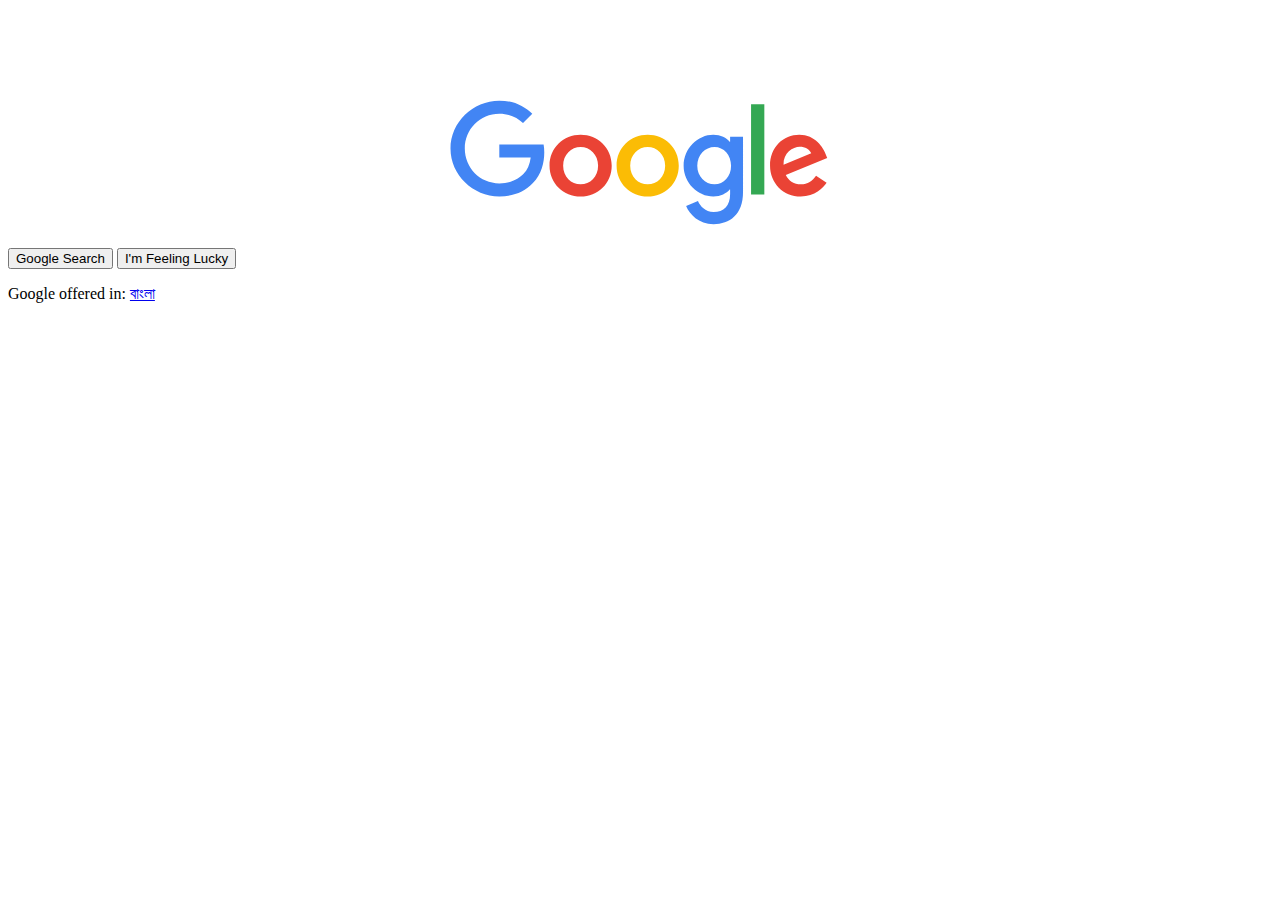
<file: 1.Build Google Home page/index.html>
<!DOCTYPE html>
<html lang="en">
  <head>
    <meta charset="UTF-8" />
    <meta name="viewport" content="width=device-width, initial-scale=1.0" />
    <link rel="stylesheet" href="style.css" />
    <title>Google</title>
  </head>
  <body>
    <img src="Google_2015_logo.svg" alt="Google_logo" />
    <button>Google Search</button>
    <button>I'm Feeling Lucky</button>
    <p>Google offered in: <a href="https://www.google.com/">বাংলা</a></p>
  </body>
</html>
</file>
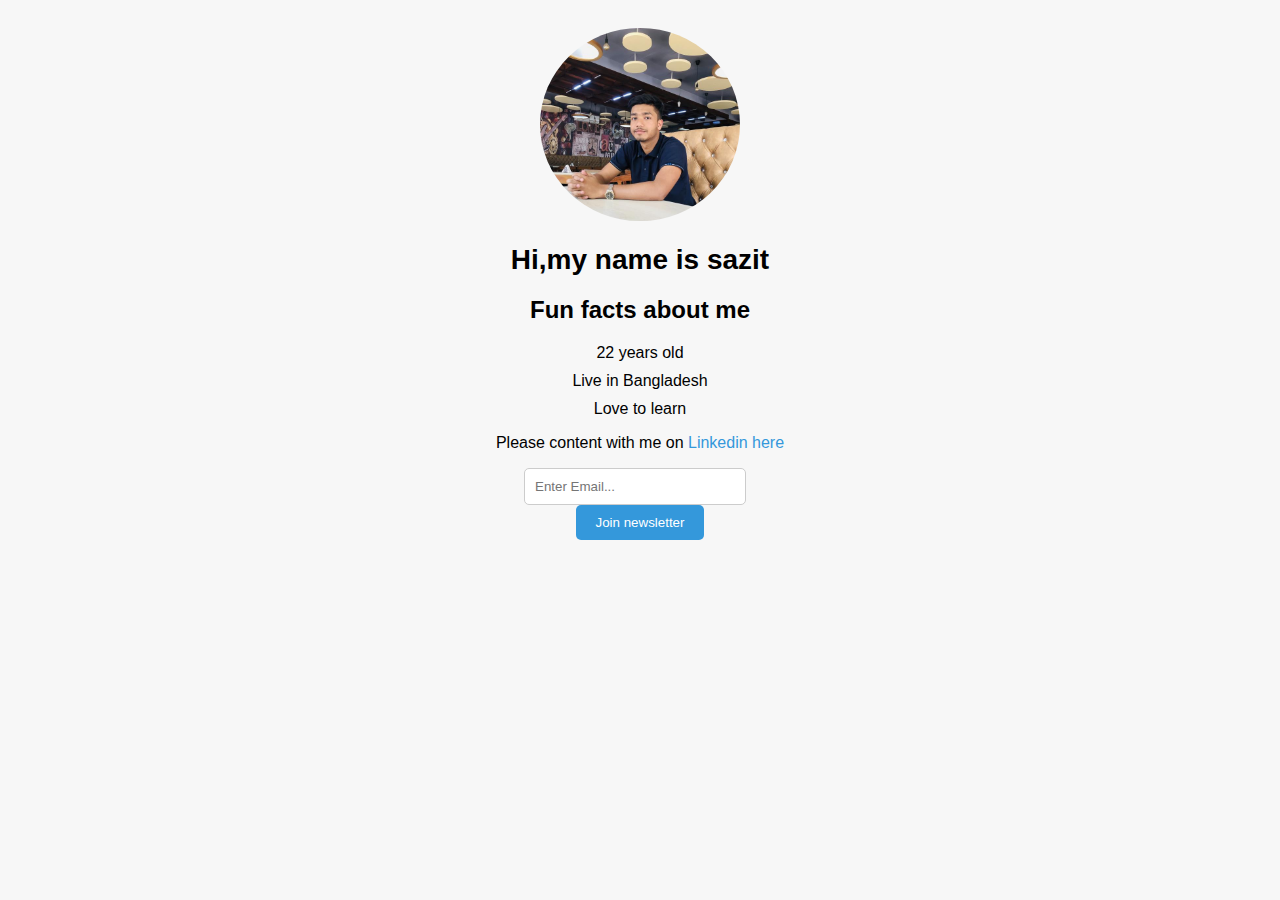
<file: 2.Sample Personal Website/index.html>
<!DOCTYPE html>
<html lang="en">
  <head>
    <meta charset="UTF-8" />
    <meta name="viewport" content="width=device-width, initial-scale=1.0" />
    <link rel="stylesheet" href="style.css" />
    <title>Personal Website</title>
  </head>
  <body>
    <img src="imgs/profilePic.jpg" alt="My profilePic" />
    <h1>Hi,my name is sazit</h1>
    <h2>Fun facts about me</h2>
    <ul>
      <li>22 years old</li>
      <li>Live in Bangladesh</li>
      <li>Love to learn</li>
    </ul>
    <p>
      Please content with me on
      <a href="https://www.linkedin.com/in/ehosanul-islam-sazit/"
        >Linkedin here</a
      >
    </p>
    <input type="email" placeholder="Enter Email..." /><br />
    <button>Join newsletter</button>
  </body>
</html>
</file>
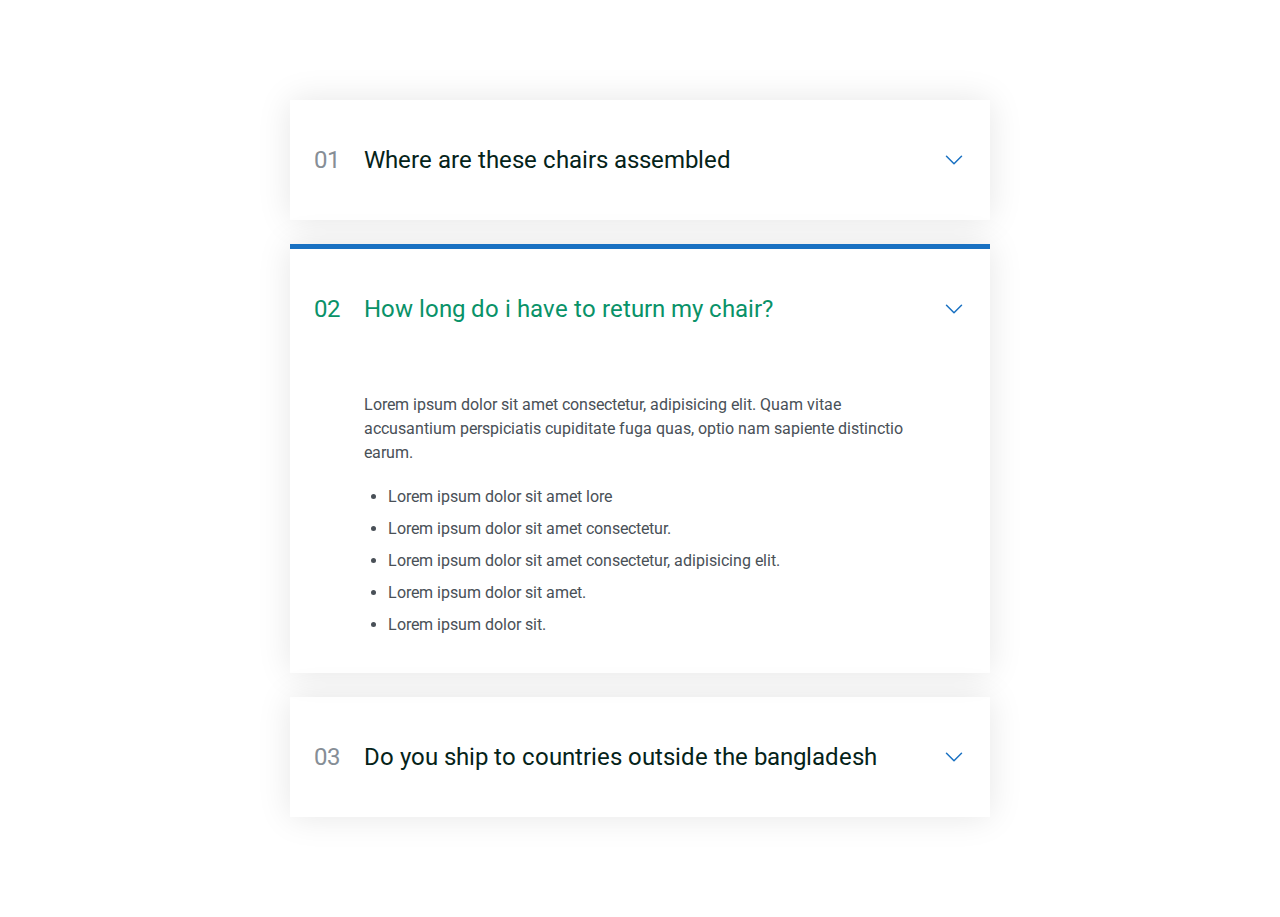
<file: AnAccordionComponent/index.html>
<!DOCTYPE html>
<html lang="en">
  <head>
    <meta charset="UTF-8" />
    <meta name="viewport" content="width=device-width, initial-scale=1.0" />
    <link rel="stylesheet" href="style.css" />
    <link rel="preconnect" href="https://fonts.googleapis.com" />
    <link rel="preconnect" href="https://fonts.gstatic.com" crossorigin />
    <link
      href="https://fonts.googleapis.com/css2?family=Roboto:ital,wght@0,400;0,500;1,700&display=swap"
      rel="stylesheet"
    />
    <title>Building an Accordion Component</title>
  </head>
  <body>
    <div class="accordion">
      <div class="item">
        <p class="number">01</p>
        <p class="heading-text">Where are these chairs assembled</p>
        <svg
          xmlns="http://www.w3.org/2000/svg"
          fill="none"
          viewBox="0 0 24 24"
          stroke-width="1.5"
          stroke="currentColor"
          class="icon-arrow"
        >
          <path
            stroke-linecap="round"
            stroke-linejoin="round"
            d="M19.5 8.25l-7.5 7.5-7.5-7.5"
          />
        </svg>
        <div class="hidden-box">
          <p>
            Lorem ipsum dolor sit amet consectetur, adipisicing elit. Quam vitae
            accusantium perspiciatis cupiditate fuga quas, optio nam sapiente
            distinctio earum.
          </p>
          <ul>
            <li>Lorem ipsum dolor sit amet lore</li>
            <li>Lorem ipsum dolor sit amet consectetur.</li>
            <li>Lorem ipsum dolor sit amet consectetur, adipisicing elit.</li>
            <li>Lorem ipsum dolor sit amet.</li>
            <li>Lorem ipsum dolor sit.</li>
          </ul>
        </div>
      </div>
      <div class="item open">
        <p class="number">02</p>
        <p class="heading-text">How long do i have to return my chair?</p>
        <svg
          xmlns="http://www.w3.org/2000/svg"
          fill="none"
          viewBox="0 0 24 24"
          stroke-width="1.5"
          stroke="currentColor"
          class="icon-arrow"
        >
          <path
            stroke-linecap="round"
            stroke-linejoin="round"
            d="M19.5 8.25l-7.5 7.5-7.5-7.5"
          />
        </svg>
        <div class="hidden-box">
          <p>
            Lorem ipsum dolor sit amet consectetur, adipisicing elit. Quam vitae
            accusantium perspiciatis cupiditate fuga quas, optio nam sapiente
            distinctio earum.
          </p>
          <ul>
            <li>Lorem ipsum dolor sit amet lore</li>
            <li>Lorem ipsum dolor sit amet consectetur.</li>
            <li>Lorem ipsum dolor sit amet consectetur, adipisicing elit.</li>
            <li>Lorem ipsum dolor sit amet.</li>
            <li>Lorem ipsum dolor sit.</li>
          </ul>
        </div>
      </div>
      <div class="item">
        <p class="number">03</p>
        <p class="heading-text">
          Do you ship to countries outside the bangladesh
        </p>
        <svg
          xmlns="http://www.w3.org/2000/svg"
          fill="none"
          viewBox="0 0 24 24"
          stroke-width="1.5"
          stroke="currentColor"
          class="icon-arrow"
        >
          <path
            stroke-linecap="round"
            stroke-linejoin="round"
            d="M19.5 8.25l-7.5 7.5-7.5-7.5"
          />
        </svg>
        <div class="hidden-box">
          <p>
            Lorem ipsum dolor sit amet consectetur, adipisicing elit. Quam vitae
            accusantium perspiciatis cupiditate fuga quas, optio nam sapiente
            distinctio earum.
          </p>
          <ul>
            <li>Lorem ipsum dolor sit amet lore</li>
            <li>Lorem ipsum dolor sit amet consectetur.</li>
            <li>Lorem ipsum dolor sit amet consectetur, adipisicing elit.</li>
            <li>Lorem ipsum dolor sit amet.</li>
            <li>Lorem ipsum dolor sit.</li>
          </ul>
        </div>
      </div>
    </div>
  </body>
</html>
</file>
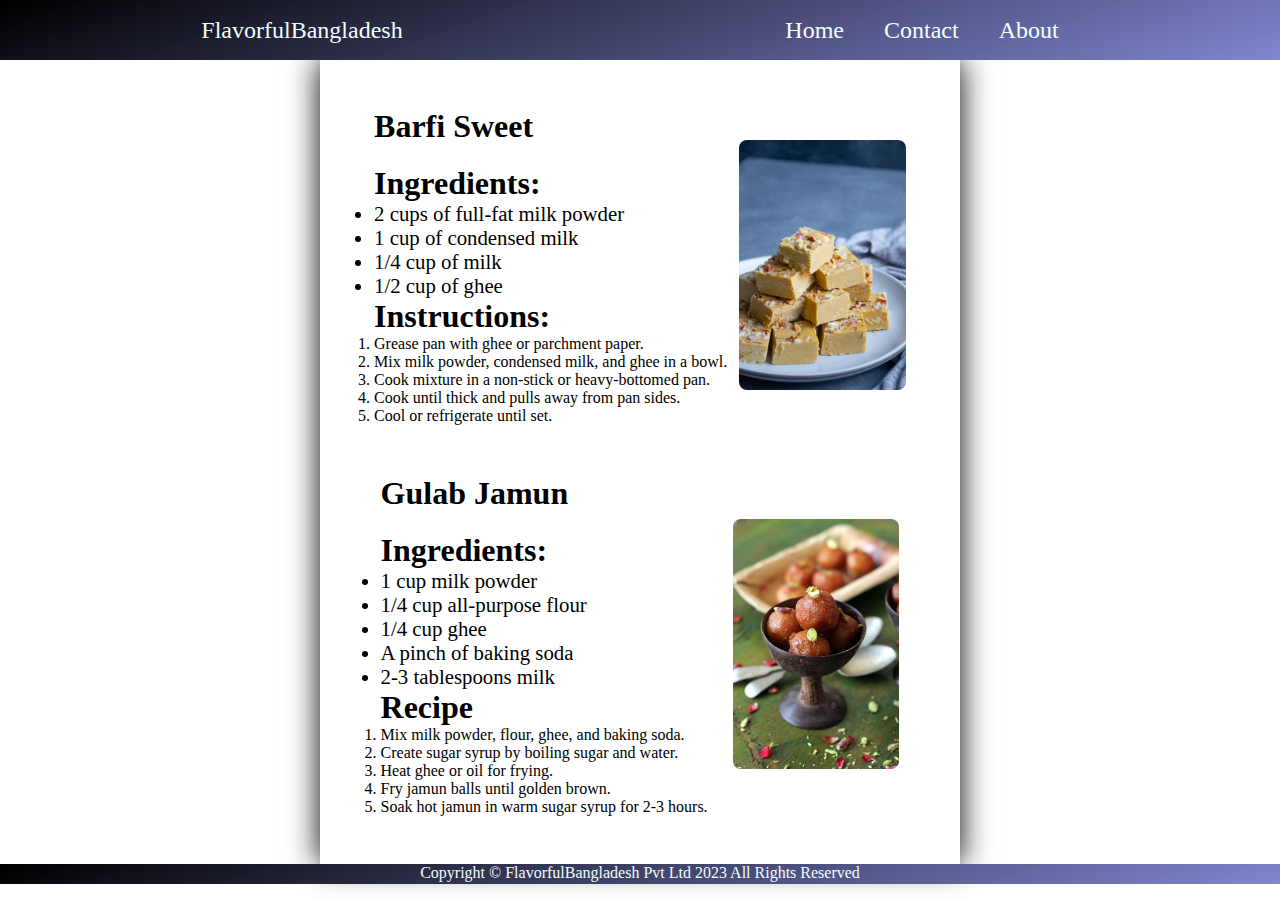
<file: ARecipeWebsite/index.html>
<!DOCTYPE html>
<html lang="en">
  <head>
    <meta charset="UTF-8" />
    <meta name="viewport" content="width=device-width, initial-scale=1.0" />
    <link rel="stylesheet" href="style.css" />

    <title>FlavorfulBangladesh</title>
  </head>
  <body>
    <header>
      <div class="container">
        <div class="navcontainer">
          <nav>
            <ul id="navlist">
              <li>
                <p id="logoname">FlavorfulBangladesh</p>
              </li>
              <li>
                <div id="navitems">
                  <a href="#">Home</a>
                  <a href="#">Contact</a>
                  <a href="#">About</a>
                </div>
              </li>
            </ul>
          </nav>
        </div>
      </div>
    </header>
    <main>
      <div class="contentbox">
        <section>
          <div class="item">
            <div class="leftbox">
              <h2>Barfi Sweet</h2>
              <div>
                <div>
                  <h2>Ingredients:</h2>
                  <ul class="ingBox">
                    <li>2 cups of full-fat milk powder</li>
                    <li>1 cup of condensed milk</li>
                    <li>1/4 cup of milk</li>
                    <li>1/2 cup of ghee</li>
                  </ul>
                </div>
                <div>
                  <h2>Instructions:</h2>
                  <ol class="recipeBox">
                    <li>Grease pan with ghee or parchment paper.</li>
                    <li>
                      Mix milk powder, condensed milk, and ghee in a bowl.
                    </li>
                    <li>Cook mixture in a non-stick or heavy-bottomed pan.</li>
                    <li>Cook until thick and pulls away from pan sides.</li>
                    <li>Cool or refrigerate until set.</li>
                  </ol>
                </div>
              </div>
            </div>
            <div class="rightbox">
              <img src="images/Magaz-5-of-5-2-960x1440.jpg" />
              <div class="overlay">
                <span>Click hear to Buy</span>
              </div>
            </div>
          </div>
        </section>
        <section>
          <div class="item">
            <div class="leftbox">
              <h2>Gulab Jamun</h2>
              <div>
                <div>
                  <h2>Ingredients:</h2>
                  <ul class="ingBox">
                    <li>1 cup milk powder</li>
                    <li>1/4 cup all-purpose flour</li>
                    <li>1/4 cup ghee</li>
                    <li>A pinch of baking soda</li>
                    <li>2-3 tablespoons milk</li>
                  </ul>
                </div>
                <div>
                  <h2>Recipe</h2>
                  <ol class="recipeBox">
                    <li>Mix milk powder, flour, ghee, and baking soda.</li>
                    <li>Create sugar syrup by boiling sugar and water.</li>
                    <li>Heat ghee or oil for frying.</li>
                    <li>Fry jamun balls until golden brown.</li>
                    <li>Soak hot jamun in warm sugar syrup for 2-3 hours.</li>
                  </ol>
                </div>
              </div>
            </div>
            <div class="rightbox">
              <img src="images/bread-gulab-jamun-recipe.jpg" />
              <div class="overlay">
                <span>Click hear to Buy</span>
              </div>
            </div>
          </div>
        </section>
      </div>
    </main>
    <footer>
      <div class="footerbox">
        <p>
          Copyright &copy; FlavorfulBangladesh Pvt Ltd 2023 All Rights Reserved
        </p>
      </div>
    </footer>
  </body>
</html>
</file>
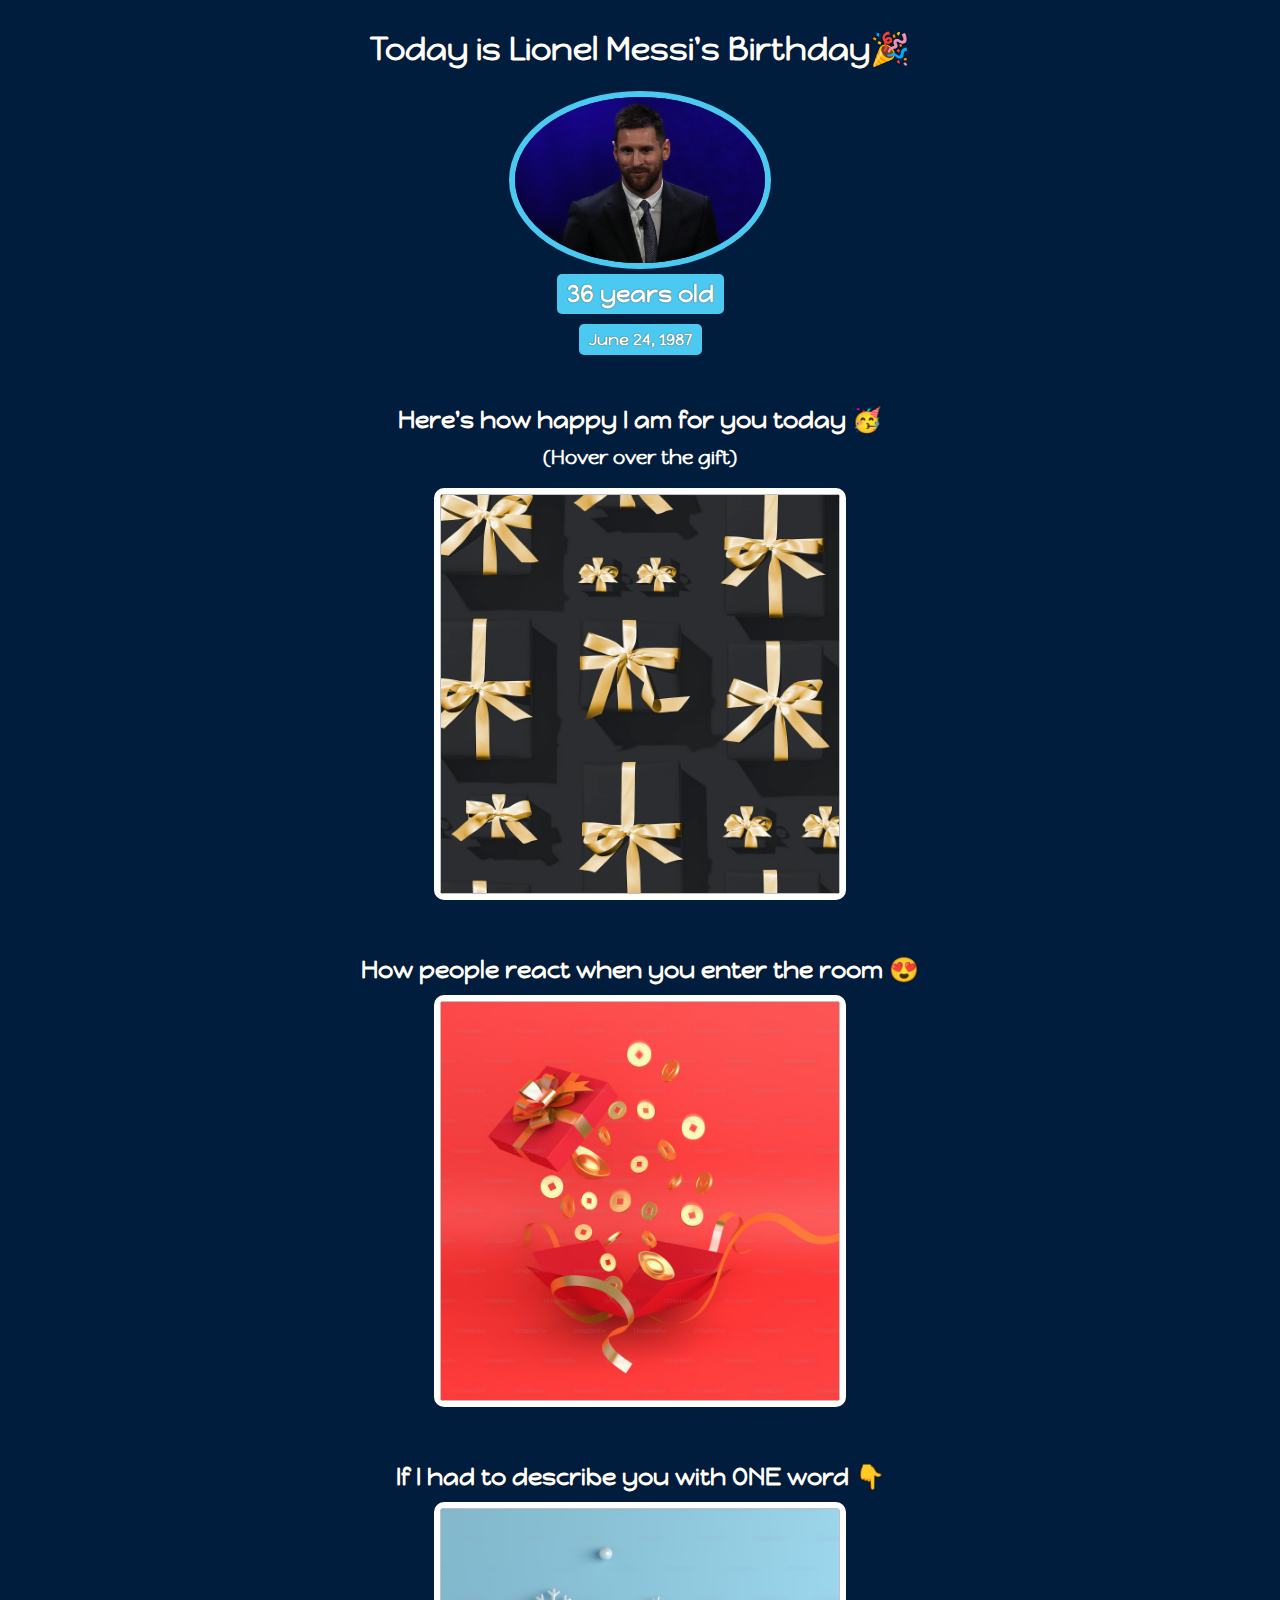
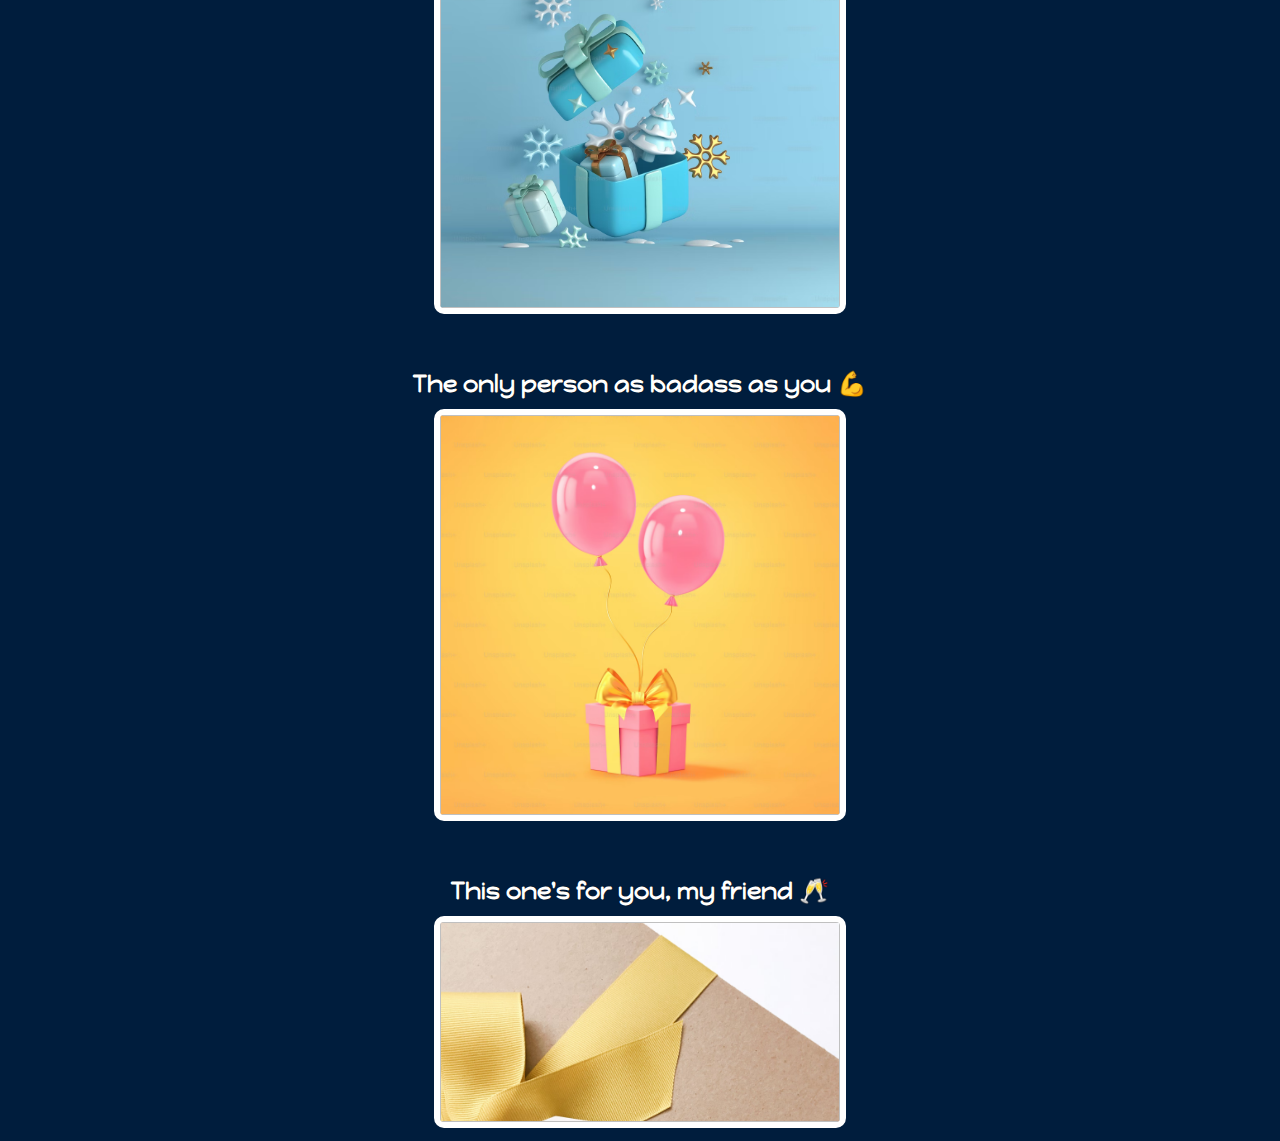
<file: BuildABirthdayGIFtSite/index.html>
<!DOCTYPE html>
<html lang="en">
  <head>
    <meta charset="UTF-8" />
    <meta name="viewport" content="width=device-width, initial-scale=1.0" />
    <link rel="stylesheet" href="style.css" />
    <link rel="preconnect" href="https://fonts.googleapis.com" />
    <link rel="preconnect" href="https://fonts.gstatic.com" crossorigin />
    <link
      href="https://fonts.googleapis.com/css2?family=Happy+Monkey&family=Open+Sans:wght@300;600&family=Orbitron:wght@800&display=swap"
      rel="stylesheet"
    />
    <title>Birthday GIFt</title>
  </head>
  <body>
    <div id="Heading">
      <h1>Today is Lionel Messi's Birthday🎉</h1>
      <img id="goat" src="images/messi_Pic.jpg" alt="messi_Pic" />
      <h2 id="age">36 years old</h2>
      <h4 id="date">June 24, 1987</h4>
    </div>
    <div class="gift_section">
      <h2 class="gift_title">Here's how happy I am for you today 🥳</h2>
      <h3 class="gift_hints">(Hover over the gift)</h3>
      <div><img class="gift_img" /></div>
    </div>
    <div class="gift_section">
      <h2 class="gift_title">How people react when you enter the room 😍</h2>
      <div><img id="gift_img2" /></div>
    </div>
    <div class="gift_section">
      <h2 class="gift_title">If I had to describe you with ONE word 👇</h2>
      <div><img id="gift_img3" /></div>
    </div>
    <div class="gift_section">
      <h2 class="gift_title">The only person as badass as you 💪</h2>
      <div><img id="gift_img4" /></div>
    </div>
    <div class="gift_section">
      <h2 class="gift_title">This one's for you, my friend 🥂</h2>
      <div><img id="gift_img5" /></div>
    </div>
  </body>
</html>
</file>
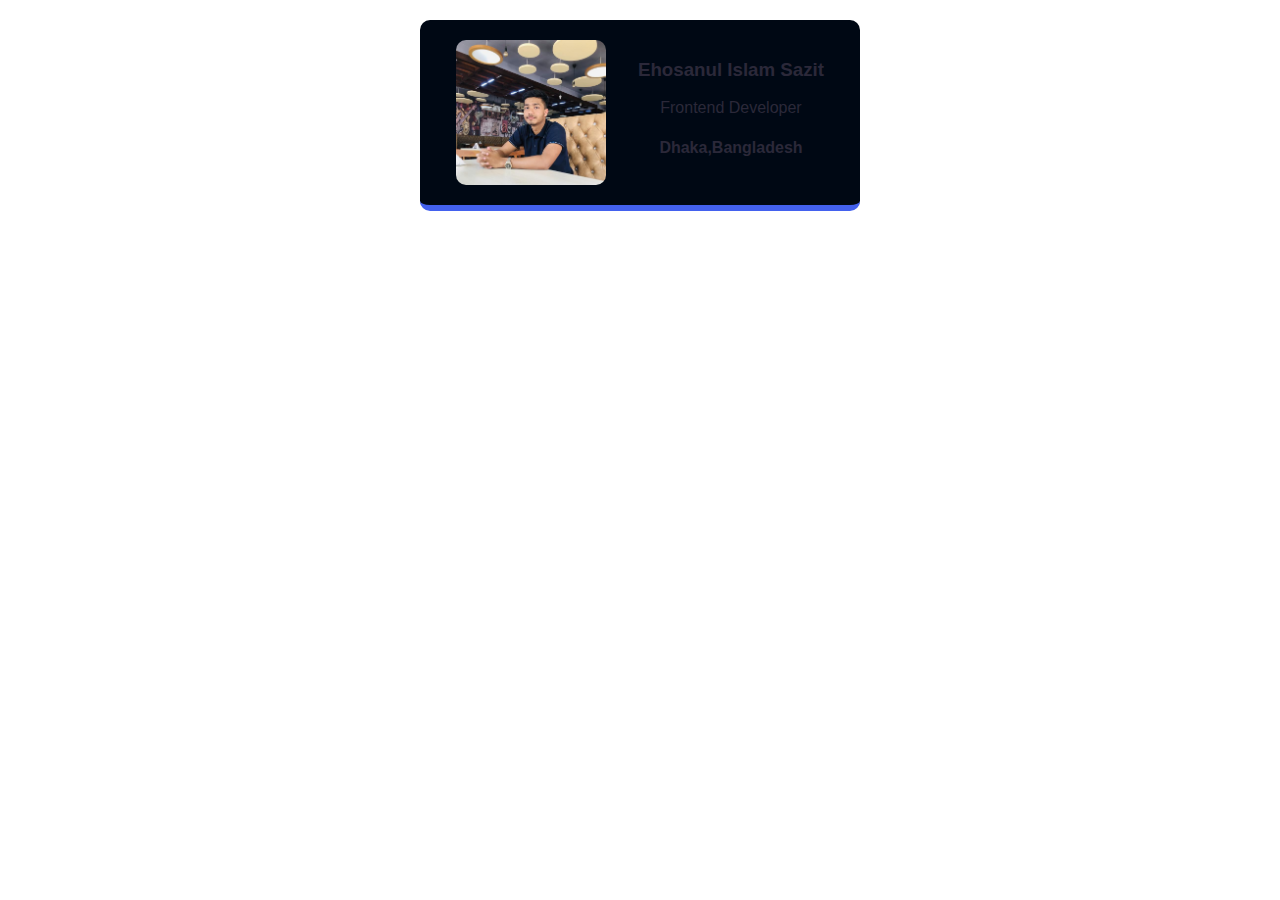
<file: BuildADigitalBusinessCard/index.html>
<!DOCTYPE html>
<html lang="en">
  <head>
    <meta charset="UTF-8" />
    <meta name="viewport" content="width=device-width, initial-scale=1.0" />
    <link rel="stylesheet" href="style.css" />
    <title>Digital Business Card</title>
  </head>
  <body>
    <div class="Card">
        <img src="images/profilePic.jpg" alt="my profilePic" class="profileimg"/>
      <div>
          <h3 class="hover">Ehosanul Islam Sazit</h1>
          <p>Frontend Developer</p>
          <h4>Dhaka,Bangladesh</h3>
      </div>
    </div>
  </body>
</html>
</file>
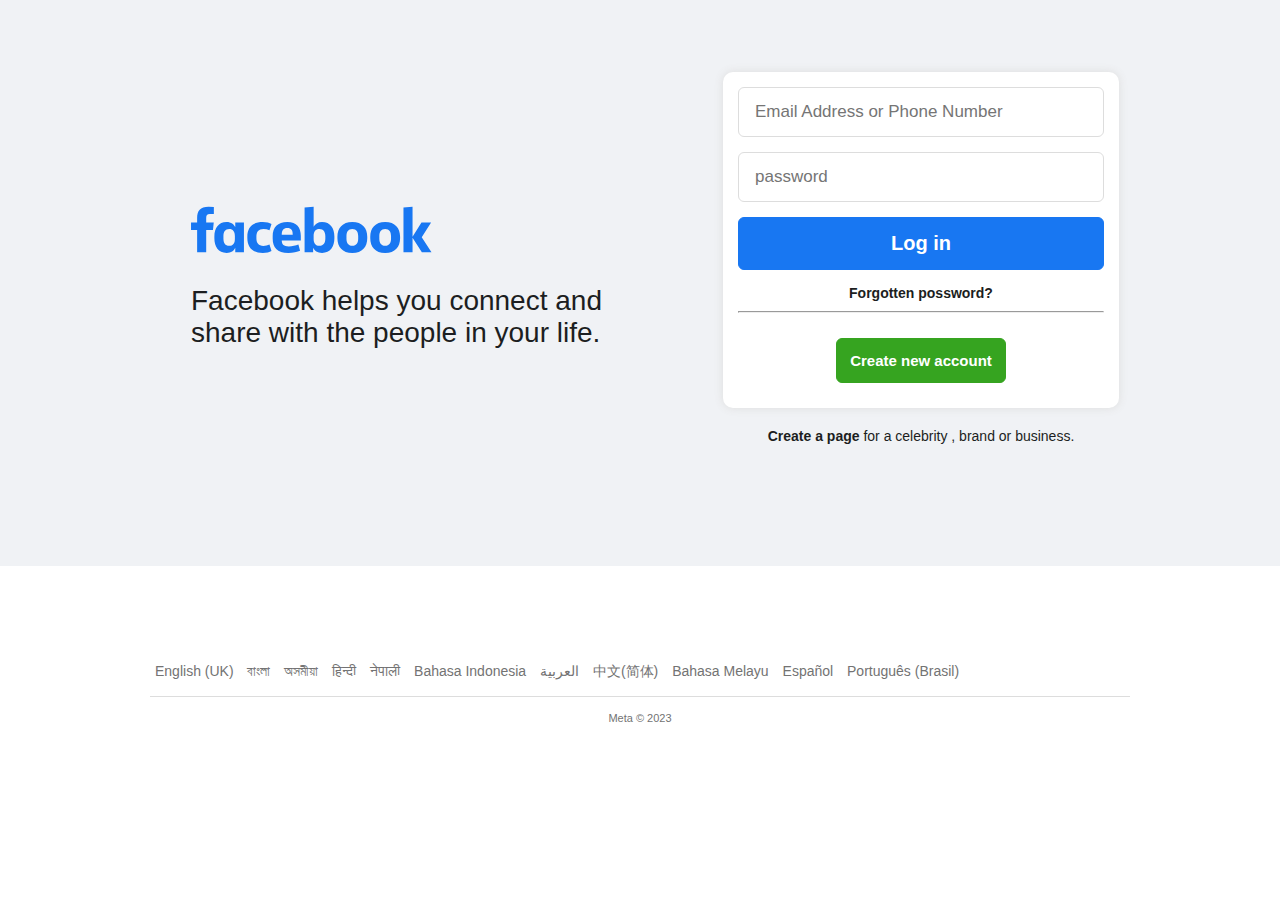
<file: FacebookLoginPage/index.html>
<!DOCTYPE html>
<html lang="en">
  <head>
    <meta charset="UTF-8" />
    <meta name="viewport" content="width=device-width, initial-scale=1.0" />
    <link rel="stylesheet" href="style.css" />
    <link rel="shortcut icon" href="images/favicon.webp" type="image/x-icon" />
    <title>Facebook – log in or sign up</title>
  </head>
  <body>
    <section id="body_area">
      <div class="container" id="content_area">
        <div id="left_side">
          <img src="images/logo.svg" alt="Facebook logo" />
          <h2>
            Facebook helps you connect and share with the people in your life.
          </h2>
        </div>
        <div id="form_area">
          <form action="">
            <input type="email" placeholder="Email Address or Phone Number" />
            <input type="password" placeholder="password" />
            <input type="button" value="Log in" />
            <a href="#">Forgotten possword?</a>
            <hr />
            <button type="button">Create new account</button>
          </form>
          <p>
            <a href="#">Create a page</a> for a celebrity , brand or business.
          </p>
        </div>
      </div>
    </section>

    <footer id="footer_area">
      <div class="container">
        <ul>
          <li><a href="">English (UK)</a></li>
          <li><a href="">বাংলা</a></li>
          <li><a href="">অসমীয়া</a></li>
          <li><a href="">हिन्दी</a></li>
          <li><a href="">नेपाली</a></li>
          <li><a href="">Bahasa Indonesia</a></li>
          <li><a href="">العربية</a></li>
          <li><a href="">中文(简体)</a></li>
          <li><a href="">Bahasa Melayu</a></li>
          <li><a href="">Español</a></li>
          <li><a href="">Português (Brasil)</a></li>
        </ul>
        <p>Meta © 2023</p>
      </div>
    </footer>
  </body>
</html>
</file>
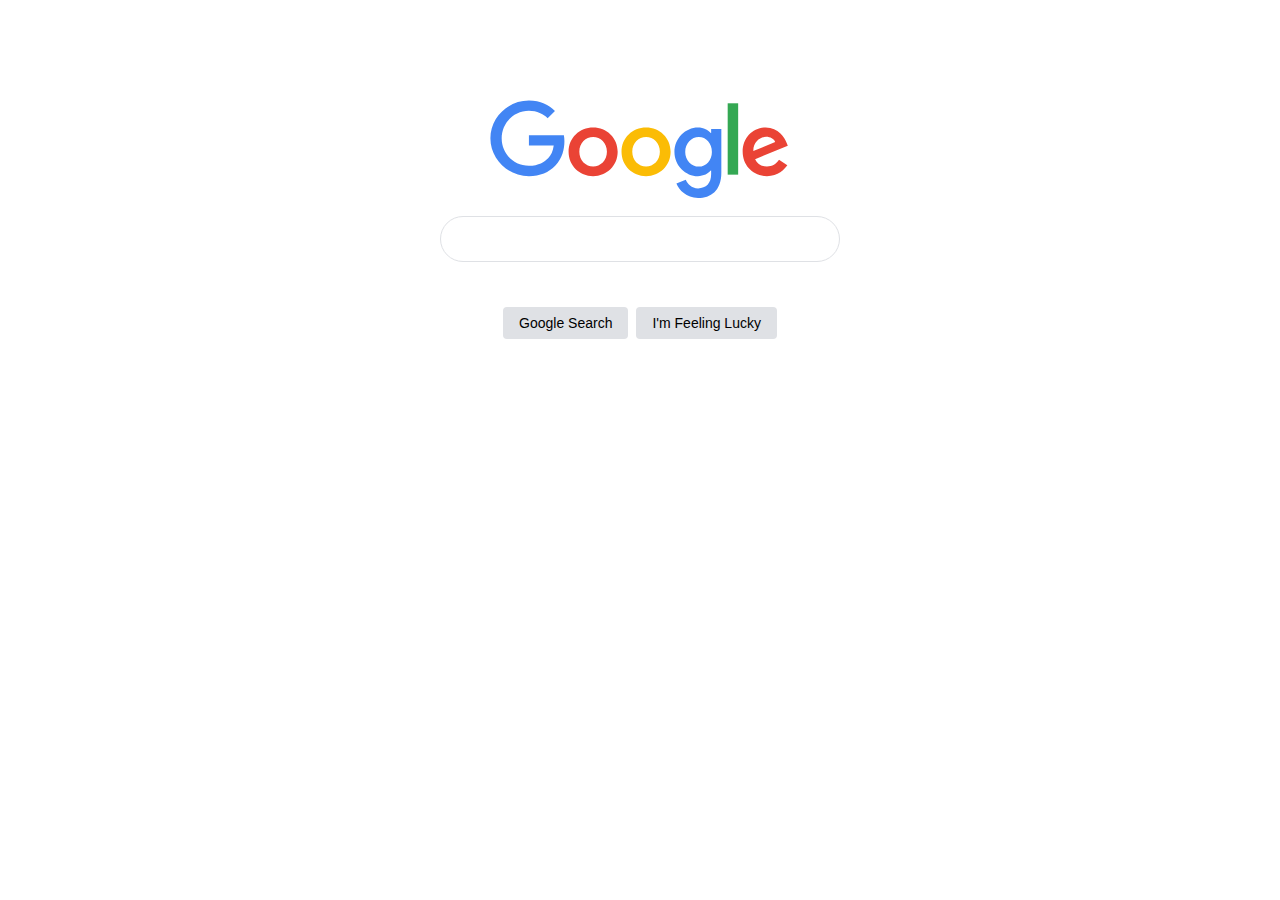
<file: Googleweb/index.html>
<!DOCTYPE html>
<html lang="en">
  <head>
    <meta charset="UTF-8" />
    <meta name="viewport" content="width=device-width, initial-scale=1.0" />
    <link rel="stylesheet" href="stylee.css" />
    <title>Google</title>
  </head>
  <body>
    <div class="main">
      <img class="imgGoogle" src="Google_2015_logo.svg" alt="Google_logo" />
      <input class="Search" type="search" />
      <div class="btn_flex">
        <button class="btn">Google Search</button>
        <button class="btn">I'm Feeling Lucky</button>
      </div>
    </div>
  </body>
</html>
</file>
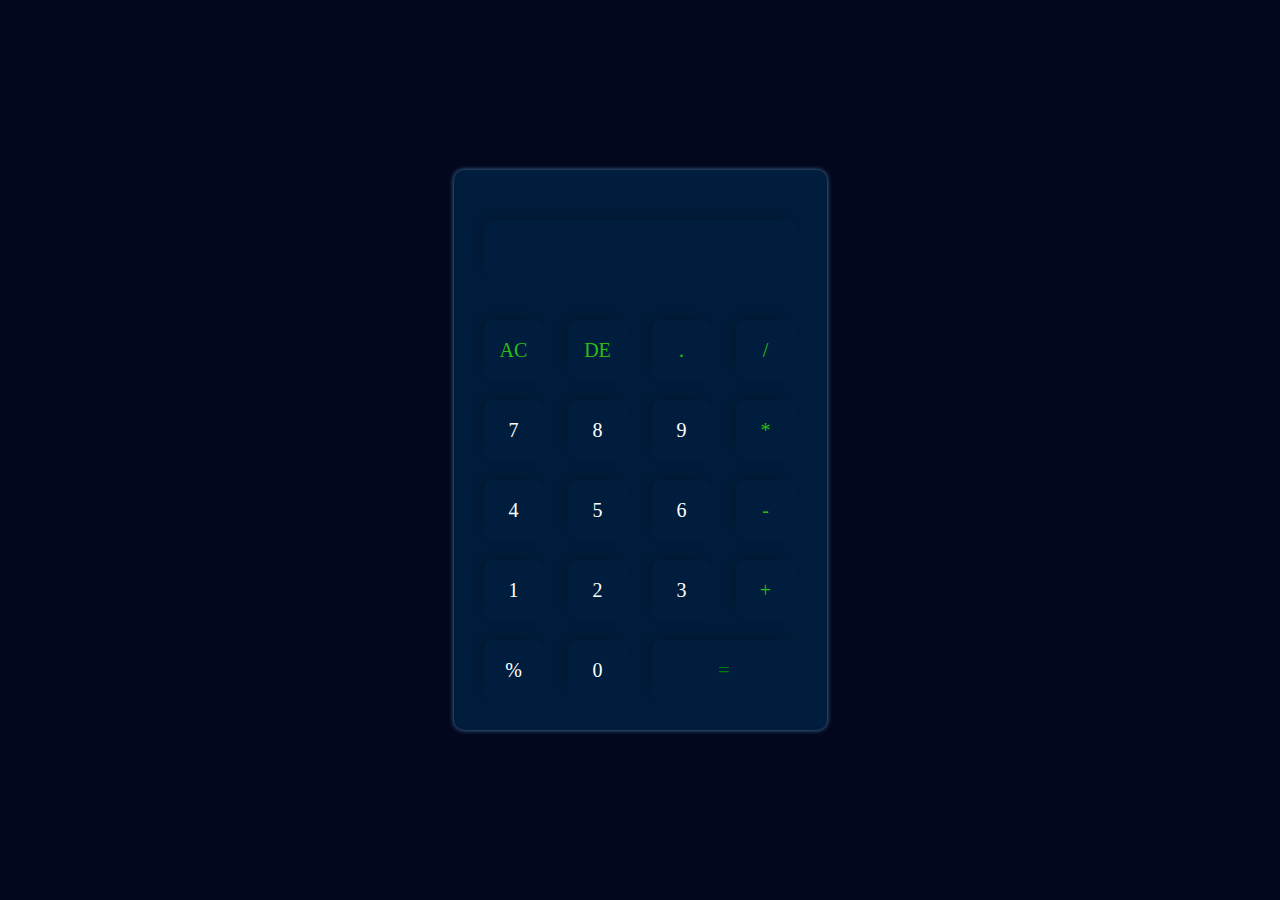
<file: OnlineCalculator/index.html>
<!DOCTYPE html>
<html lang="en">
  <head>
    <meta charset="UTF-8" />
    <meta name="viewport" content="width=device-width, initial-scale=1.0" />
    <link rel="stylesheet" href="style.css" />
    <title>Online Calculator</title>
  </head>
  <body>
    <div class="calculator">
      <form action="">
        <div class="result">
          <input type="text" name="display" />
        </div>
        <div>
          <input
            type="button"
            class="operator"
            value="AC"
            onclick="display.value = ' '"
          />
          <input
            type="button"
            class="operator"
            value="DE"
            onclick="display.value = display.value.toString().slice(0,1)"
          />
          <input
            type="button"
            class="operator"
            value="."
            onclick="display.value += '.' "
          />
          <input
            type="button"
            class="operator"
            value="/"
            onclick="display.value += '/' "
          />
        </div>

        <div>
          <input type="button" value="7" onclick="display.value += '7' " />
          <input type="button" value="8" onclick="display.value += '8' " />
          <input type="button" value="9" onclick="display.value += '9' " />
          <input
            type="button"
            class="operator"
            value="*"
            onclick="display.value += '*' "
          />
        </div>
        <div>
          <input type="button" value="4" onclick="display.value += '4' " />
          <input type="button" value="5" onclick="display.value += '5' " />
          <input type="button" value="6" onclick="display.value += '6' " />
          <input
            type="button"
            class="operator"
            value="-"
            onclick="display.value += '-' "
          />
        </div>
        <div>
          <input type="button" value="1" onclick="display.value += '1' " />
          <input type="button" value="2" onclick="display.value += '2' " />
          <input type="button" value="3" onclick="display.value += '3' " />
          <input
            type="button"
            class="operator"
            value="+"
            onclick="display.value += '+'"
          />
        </div>

        <div>
          <input type="button" value="%" onclick="display.value += '%' " />
          <input type="button" value="0" onclick="display.value += '0' " />
          <input
            type="button"
            class="operator"
            value="="
            id="equal"
            onclick="display.value = eval(display.value)"
          />
        </div>
      </form>
    </div>
  </body>
</html>
</file>
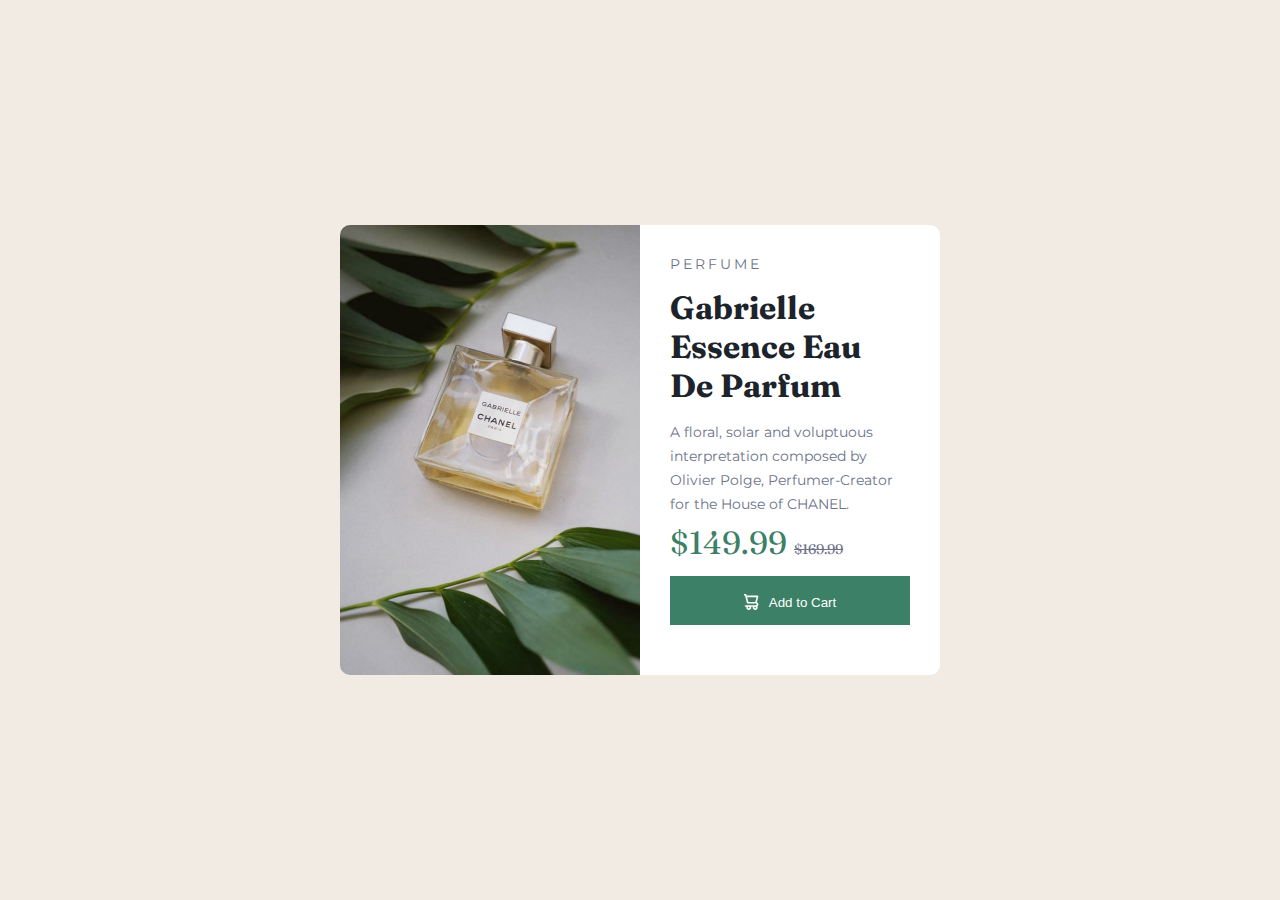
<file: ProductPreviewCardComponent/index.html>
<!DOCTYPE html>
<html lang="en">
  <head>
    <meta charset="UTF-8" />
    <meta name="viewport" content="width=device-width, initial-scale=1.0" />
    <link rel="stylesheet" href="style.css" />
    <link
      rel="shortcut icon"
      href="images/favicon-32x32.png"
      type="image/x-icon"
    />
    <link rel="preconnect" href="https://fonts.googleapis.com" />
    <link rel="preconnect" href="https://fonts.gstatic.com" crossorigin />
    <link
      href="https://fonts.googleapis.com/css2?family=Fraunces:opsz,wght@9..144,700&family=Montserrat:ital,wght@0,700;1,300;1,400&display=swap"
      rel="stylesheet"
    />
    <title>Product Preview Card</title>
  </head>
  <body>
    <div class="card">
      <div class="card-img">
        <img
          id="desktop"
          src="images/image-product-desktop.jpg"
          alt="image-product-desktop"
        />
        <img
          id="mobile"
          src="images/image-product-mobile.jpg"
          alt="image-product-mobile"
        />
      </div>
      <div class="card-body">
        <h6>Perfume</h6>
        <h2>Gabrielle Essence Eau De Parfum</h2>
        <p>
          A floral, solar and voluptuous interpretation composed by Olivier
          Polge, Perfumer-Creator for the House of CHANEL.
        </p>
        <p id="price">$149.99 <span>$169.99</span></p>
        <button type="button">
          <img src="images/icon-cart.svg" alt="#" />Add to Cart
        </button>
      </div>
    </div>
  </body>
</html>
</file>
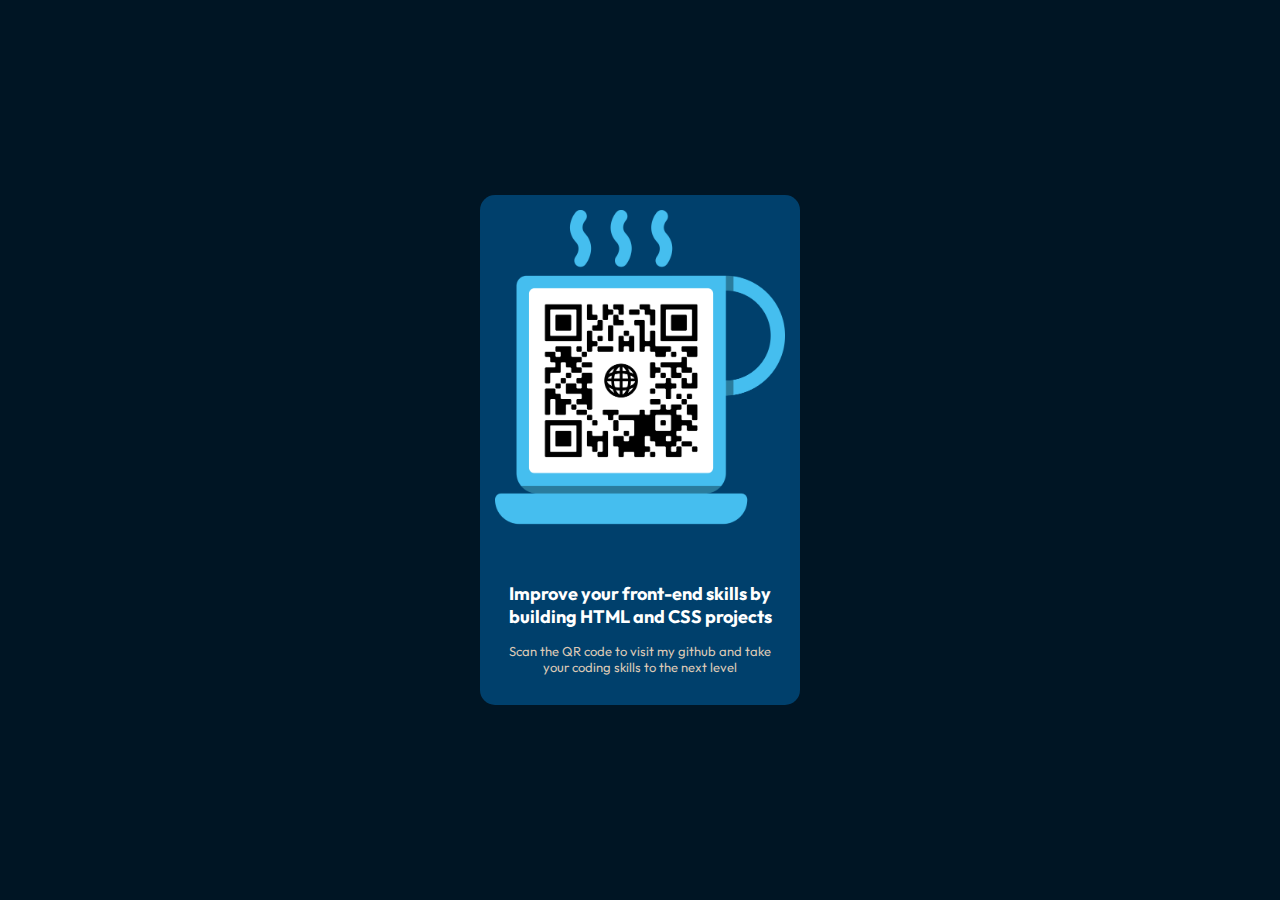
<file: QrCodeComponent/index.html>
<!DOCTYPE html>
<html lang="en">
  <head>
    <meta charset="UTF-8" />
    <meta name="viewport" content="width=device-width, initial-scale=1.0" />
    <title>Qr Code Component</title>
    <link rel="stylesheet" href="style.css" />
    <link
      rel="shortcut icon"
      href="images/favicon-32x32.png"
      type="image/x-icon"
    />
    <link rel="preconnect" href="https://fonts.googleapis.com" />
    <link rel="preconnect" href="https://fonts.gstatic.com" crossorigin />
    <link
      href="https://fonts.googleapis.com/css2?family=Outfit:wght@400;700&display=swap"
      rel="stylesheet"
    />
  </head>
  <body>
    <div class="card">
      <img src="images/frame (2).png" alt="QR" />
      <div class="card-body">
        <h4>Improve your front-end skills by building HTML and CSS projects</h4>
        <p>
          Scan the QR code to visit my github and take your coding skills to the
          next level
        </p>
      </div>
    </div>
  </body>
</html>
</file>
<file: 1.Build Google Home page/style.css>
img {
    width: 30%;
    display: block;
    margin: 100px auto 20px;
    min-width: 272px;
}
</file>
<file: 2.Sample Personal Website/style.css>
body {
    font-family: Arial, sans-serif;
    background-color: #f7f7f7;
    text-align: center;
    padding: 20px;
  }
  
  .header {
    background-color: #3498db;
    color: white;
    padding: 20px;
  }
  
  img {
    max-width: 200px;
    border-radius: 50%;
  }
  
  h1 {
    font-size: 28px;
  }
  
  h2 {
    font-size: 24px;
  }
  
  ul {
    list-style: none;
    padding: 0;
  }
  
  li {
    margin: 10px 0;
  }
  
  a {
    text-decoration: none;
    color: #3498db;
  }
  
  a:hover {
    text-decoration: underline;
  }
  
  input[type="email"] {
    padding: 10px;
    width: 200px;
    border: 1px solid #ccc;
    border-radius: 5px;
    margin-right: 10px;
  }
  
  button {
    padding: 10px 20px;
    background-color: #3498db;
    color: white;
    border: none;
    border-radius: 5px;
    cursor: pointer;
  }
  
  button:hover {
    background-color: #217dbb;
  }
</file>
<file: AnAccordionComponent/style.css>
* {
    border: 0;
    padding: 0;
    box-sizing: border-box;
}

body {
    font-family: 'Roboto', sans-serif;
    color: #495057;
    line-height: 1;
}

.accordion {
    width: 700px;
    margin: 100px auto;

    display: flex;
    flex-direction: column;
    gap: 24px;
}

.item{
    padding: 24px;
    box-shadow: 0 0 32px rgba(0, 0, 0, 0.1);

    display: grid;
    grid-template-columns: auto 1fr auto;
    column-gap: 24px;
    row-gap: 32px;
    align-items: center;
}

.number,
.heading-text {
    font-size: 24px;
    font-weight: 500px;
    color: #052319;
    display: flex;
}
.number {
    color: #868e96;
}

.icon-arrow{
    width: 24px;
    height: 24px;
    stroke: #1971c2;

}

.hidden-box {
    grid-column: 2;
    display: none;
}

.hidden-box p {
    font-weight: 400;
    line-height: 1.5;
    margin-bottom: 24px;
}

.hidden-box ul {
    font-size: 16px;
    margin-left: 24px;
    gap: 16px;
    display: flex;
    flex-direction: column;
}

.open {
    border-top: 5px solid #1971c2;
}

.open .hidden-box {
    display: block;
}

.open .number ,.open .heading-text {
    color: #099268;
}
</file>
<file: ARecipeWebsite/style.css>
*{
    margin: 0;
    padding: 0;
    box-sizing: border-box;
}
body {
    overflow-x: hidden;
    font-family: 'Merienda', cursive;
}
.container {
    height: 100%;
    width: 100%;
    overflow-x: none;
    background-color: #e2e5e8;
    background-image: linear-gradient(98deg, #e2e5e8 0%, #ffffff 100%);
}
.navcontainer {
    padding: 10px;
    width: 100vw;
    background-color: #000000;
    background-image: linear-gradient(160deg, #000000 0%, #8085d0 100%);
    min-height: 60px;
    display: flex;
    justify-content: center;
    align-items: center;
    position: relative;

}
nav {
    width: 100%;
}
#navlist {
    width: 100%;
    padding-right: 20px;
    list-style: none;
    font-size: 1.5rem;
    display: flex;
    justify-content: space-around;
    align-items: center;

}
#logoname {
    font-size: 1.5rem;
    color: azure;
}
a {
    text-decoration: none;
    color: azure;
}
#navitems {
    display: flex;
    gap: 40px;
}
footer {
    width: 100%;
}
.footerbox {
    background-color: #000000;
    background-image: linear-gradient(160deg, #000000 0%, #8085d0 100%);
    width: 100%;
    text-align: center;
    min-height: 20px;
}
.footerbox p {
    color: azure;
    font-size: 1rem;
}
.contentbox {
    padding: 3rem;
    width: 50%;
    background-color: white;
    margin: auto;
    display: flex;
    flex-direction: column;
    gap: 50px;
    box-shadow: 0px 0px 30px black;
}
.item {
    display: flex;
    justify-content: space-around;
    align-items: center;
}
.rightbox {
    position: relative;
    overflow: hidden;
    transition: all 0.3 linear 0s;
}
.rightbox img {
    height: 250px;
    border-radius: 8px;
    transition: all 5s linear 0s;
}
.rightbox:hover {
    transform: scale(1.1);
}
.rightbox .overlay {
    position: absolute;
    top: 0;
    left: 0;
    height: 100%;
    width: 100%;
    background-color: rgba(36, 34, 34, 0.713);
    border-radius: 20px;
    display: flex;
    justify-content: center;
    align-items: center;
    opacity: 0;
    transition: all 0.3s linear 0s;
}
.rightbox:hover .overlay{
    opacity: 1;
}
.rightbox .overlay span {
    color: white;
    font-size: 1.2rem;
}
.leftbox {
    display: flex;
    flex-direction: column;
    gap: 20px;
}
.leftbox h2 {
    font-size: 2rem;
}
.ingBox {
    font-size: 1.3rem;
}
.resipeBox {
    font-size: 1.1rem;
}
</file>
<file: BuildABirthdayGIFtSite/style.css>
body {
    background-color: #001d3d;
    text-align: center;
    color: white;
    font-family: 'Happy Monkey', cursive;
}
#Heading {
    display: flex;
    flex-direction: column;
    align-items: center;
}
h1, h2, h4 {
    text-shadow: 0 0 1px black;
}
#age {
    margin: 5px 0 10px 0;
    padding: 5px 10px;
    background: #4cc9f0;
    border-radius: 5px;
}
#date {
    margin: 0;
    padding: 5px 10px;
    background: #4cc9f0;
    border-radius: 5px;

}
#goat {
    width: 250px;
    border-radius: 50%;
    border: 6px solid #4cc9f0;
}
.gift_section {
    margin-top: 50px;
}
.gift_title {
    margin-bottom: 10px;
}
.gift_hints {
    margin-top: 0;
}
.gift_img{
    width: 400px;
    height: 400px;
    background-image: url(images/gift_box.avif);
    background-size: cover;
    border: 6px solid white;
    border-radius: 10px;
}
.gift_img:hover {
    background-image: url(images/birthdayDance.gif);
}
#gift_img2 {
    width: 400px;
    height: 400px;
    background-image: url(images/gift_box2.avif);
    background-size: cover;
    border: 6px solid white;
    border-radius: 10px;
}
#gift_img2:hover {
    background-image: url(images/clapping.gif);
}
#gift_img3 {
    width: 400px;
    height: 400px;
    background-image: url(images/gift_box3.avif);
    background-size: cover;
    border: 6px solid white;
    border-radius: 10px;
}
#gift_img3:hover {
    background-image: url(images/goat.gif);
}
#gift_img4 {
    width: 400px;
    height: 400px;
    background-image: url(images/gift_box4.avif);
    background-size: cover;
    border: 6px solid white;
    border-radius: 10px;
}
#gift_img4:hover {
    background-image: url(images/ronaldo.gif);
}
#gift_img5 {
    width: 400px;
    height: 200px;
    background-image: url(images/gift_box5.avif);
    background-size: cover;
    border: 6px solid white;
    border-radius: 10px;
}
#gift_img5:hover {
    background-image: url(images/cheers.gif);
}
</file>
<file: BuildADigitalBusinessCard/style.css>
body {
    margin: 20px;
    font-family: Verdana, Geneva, Tahoma, sans-serif;
}
.Card {
    width: 400px;
    margin: 0 auto;
    padding: 20px;
    display: flex;
    justify-content: space-around;
    text-align: center;
    color: #2b2839;
    background: #000814;
    border-bottom: 6px solid #4361ee;
    border-radius: 10px;
}
.profileimg {
    width: 150px;
    border-radius: 10px;
}
h3:hover {
    color: red;
}
</file>
<file: FacebookLoginPage/style.css>
* {
    margin: 0;
    padding: 0;
    list-style: none;
    box-sizing: border-box;
}
body {
    font-family: Arial, Helvetica, sans-serif;
    font-size: 14px;
    color: #1c1e21;
}
img {
    max-width: 100%;
    height: auto;
}
#body_area {
    background-color: #f0f2f5;
}
.container {
    width: 980px;
    padding: 72px 0 112px;
    margin: 0 auto;
}
#content_area {
    display: flex;
    justify-content: space-around;
    align-items: center;

}


#left_side {
    flex-basis: 540px;
}
#left_side  img{
    width: 300px;
}
#left_side  h2{
    color: #1c1e21;
    font-size: 28px;
    font-weight: normal;
    padding: 0 30px;
}


#form_area {
    flex-basis: 396px;
    text-align: center;
}
#form_area form {
    padding: 15px;
    background-color: #fff;
    box-shadow: 0 0 10px #ddd;
    border-radius: 10px;
    text-align: center;
}
#form_area input {
    width: 100%;
    display: block;
    border: 1px solid #ddd;
    padding: 14px 16px;
    border-radius: 6px;
    font-size: 17px;
    margin-bottom: 15px;
}
#form_area input[type="button"] {
    background: #1877f2;
    border: 1px solid #1877f2;
    color: #fff;
    font-size: 20px;
    font-weight: bold;
    cursor: pointer;
}
#form_area a {
    color: #1877f2;
    font-size: 14px;
    font-weight: bold;
    text-decoration: none;
    display: inline-block;
    padding-bottom: 10px;
}
#form_area a:hover {
    text-decoration: underline;
}
#form_area button[type="button"] {
    margin-top: 25px;
    background: #36a420;
    border: 1px solid #36a420;
    color: #fff;
    font-size: 15px;
    font-weight: bold;
    cursor: pointer;
    padding: 13px;
    border-radius: 6px;
    margin-bottom: 10px;
}
#form_area p {
    margin-top: 20px;
    font-size: 14px;
    color:#1c1e21 ;
}
#form_area a {
    color: #1c1e21;
}


#footer_area {
    background: #fff;
    padding: 25px 0;
}
#footer_area ul {
    text-align: left;
    margin-bottom: 15px;
    padding-bottom: 15px;
    border-bottom: 1px solid #ddd;
}
#footer_area ul li {
    display: inline-block;
    margin: 0 5px;
}
#footer_area ul li a {
    color: #737373;
    font-size: 14px;
    text-decoration: none;
}
#footer_area ul li a:hover {
    text-decoration: underline;
  }
#footer_area p {
    color: #737373;
    font-size: 11px;
    text-align: center;
}

@media screen and (max-width: 520px) {
    .container {
        width: 96%;
    }
    #content_area {
        flex-direction: column;
        padding: 30px 0;
    }

    #left_side {
        flex-basis: 100%;
        text-align: center;
    }
    #left_side h2 {
        font-size: 18px;
        padding: 0px;
        padding-bottom: 30px;
    }

    #form_area {
        flex-basis: 100%;
        text-align: center;
    }
}
</file>
<file: Googleweb/stylee.css>
.main {
    display: block;
    margin-top: 100px;
}

.imgGoogle {
    display: block;
    width: 300px;
    margin-left: auto;
    margin-right: auto;
}

.Search {
    margin-top: 15px;
    margin-bottom: 15px;
    display: block;
    width: 400px;
    margin-left: auto;
    margin-right: auto;
    line-height: 24px;
    padding-top: 10px;
    padding-bottom: 10px;
    padding-right: 30px;
    padding-left: 30px;
    border: 1px solid #dfe1e5;
    border-radius: 24px;  
}
.btn_flex {
    display: flex;
    justify-content: center;
}
.btn {
    margin-left: 4px;
    margin-right: 4px;
    margin-top: 30px;
    background: #dfe1e5;
    border: none;
    padding-top: 8px;
    padding-bottom: 8px;
    padding-left: 16px;
    padding-right: 16px;
    border-radius: 4px;
    font-size: 14px;
}
</file>
<file: OnlineCalculator/style.css>
* {
    margin: 0;
    padding: 0;
    box-sizing: border-box;
    font-family: Poppins;
}

body {
    display: flex;
    align-items: center;
    justify-content: center;
    min-height: 100vh;
    background-color: #03071e;
}

.calculator {
    background-color: #001d3d;
    box-shadow: 0 0 5px 0 rgba(77,131,170);
    padding: 20px;
    border-radius: 10px;
}

.calculator form input {
    border: 0;
    outline: none;
    font-size: 20px;
    width: 60px;
    height: 60px;
    margin: 10px;
    border-radius: 10px;
    color: #fff;
    box-shadow: 5px 5px 15px rgba(255,255,255,0.01) , 
    -5px -5px 15px rgba(0,0,0,0.2);
    background: transparent;
}

.calculator form input:active {
    box-shadow: inset 5px 5px 15px rgba(255,255,255,0.01) , 
    inset -5px -5px 15px rgba(0,0,0,0.2);;
}

form .result {
    display: flex;
    justify-content: flex-end;
    margin: 20px 0;
}

form .result input {
    flex: 1;
    font-size: 40px;
    box-shadow: (5px 5px 15px);
    text-align: right;
}

form .result input:active {
    box-shadow: none;
}

form input.operator {
    color: #29bf12;
}

#equal {
    width: 145px;
    color: green;
}
</file>
<file: ProductPreviewCardComponent/style.css>
:root {
    --primariFont :'Montserrat', sans-serif;
    --secoundaryFont :'Fraunces', serif;

    --darkCyan: hsl(158, 36%, 37%);
    --Cream: hsl(30, 38%, 92%);
    --veryDarkblue: hsl(212, 21%, 14%);
    --darkGrayishblue: hsl(228, 12%, 48%);
    --white: hsl(0, 0%, 100%);
}

* {
    margin: 0;
    padding: 0;
    list-style: none;
    box-sizing: border-box;
}

html,
body {
  height: 100%;
}

body {
    font-family: var(--primariFont);
    font-weight: 400;
    font-size: 14px;
    background: var(--Cream);
    display: flex;
    align-items: center;
    justify-content: center;
}

img {
    max-width: 100%;
    height:auto;
}

.card {
    width: 600px;
    display: flex;
}


.card-img {
    flex-basis: 50%;
}
.card-img #desktop {
    border-radius: 10px 0 0 10px;
    display: block;
}
.card-img #mobile {
    border-radius: 10px 10px 0 0;
    display: none;
}


.card-body {
    padding: 30px;
    background: var(--white);
    flex-basis: 50%;
    border-radius: 0 10px 10px 0;
}
.card-body h2 {
    color: var(--veryDarkblue);
    font-family: var(--secoundaryFont);
    font-size: 32px;
    font-weight: 700;
    margin-bottom: 15px;
}
.card-body h6 {
    color: var(--darkGrayishblue);
    font-size: 14px;
    font-weight: 400;
    text-transform: uppercase;
    letter-spacing: 3px;
    margin-bottom: 15px;
}
.card-body p {
    color: var(--darkGrayishblue);
    font-size: 14px;
    margin-bottom: 15px;
    line-height: 1.5rem;
}
.card-body p#price {
    color: var(--darkCyan);
    font-family: var(--secoundaryFont);
    font-size: 32px;
}
.card-body p span {
    color: var(--darkGrayishblue);
    font-size: 14px;
    text-decoration: line-through;
}
.card-body button {
    width: 100%;
    padding: 15px;
    border: 0;
    background: var(--darkCyan);
    color: var(--white);
    font-weight: 400;
}
.card-body button img {
    display: inline-block;
    padding-right: 10px;
    position: relative;
    top: 3px;
}

/* Responsive */
@media only screen and (max-width: 600px) {
    body {
      align-items: flex-start;
    }
    .card {
      width: 90%;
      flex-direction: column;
      margin-top: 20px;
    }
    .card-img img#desktop {
      display: none;
    }
    .card-img img#mobile {
      display: block;
    }
    .card-body {
      border-radius: 0 0 10px 10px;
    }
}
</file>
<file: QrCodeComponent/style.css>
:root {
    --grayBlue: #00406c;
    --darkBlue: #001524;
}

* {
    margin: 0;
    padding: 0;
    list-style: none;
    box-sizing: border-box;
}

body {
    font-family: 'Outfit', sans-serif;
    font-weight: 400;
    background: var(--darkBlue);
    display: flex;
    align-items: center;
    justify-content: center;
    min-height: 100vh;
}

img {
    max-width: 100%;
    height: auto;
    border-radius: 10px;
}

.card {
    background: var(--grayBlue);
    width: 320px;
    padding: 15px;
    border-radius: 15px;
}

.card-body {
    padding: 0 8px;
    text-align: center;
}

h4 {
    font-weight: 700;
    font-size: 18px;
    color: #fff;
    margin-bottom: 15px;
}

p {
    color: #dcc9b6;
    font-size: 13px;
    margin-bottom: 15px;
}
</file>
